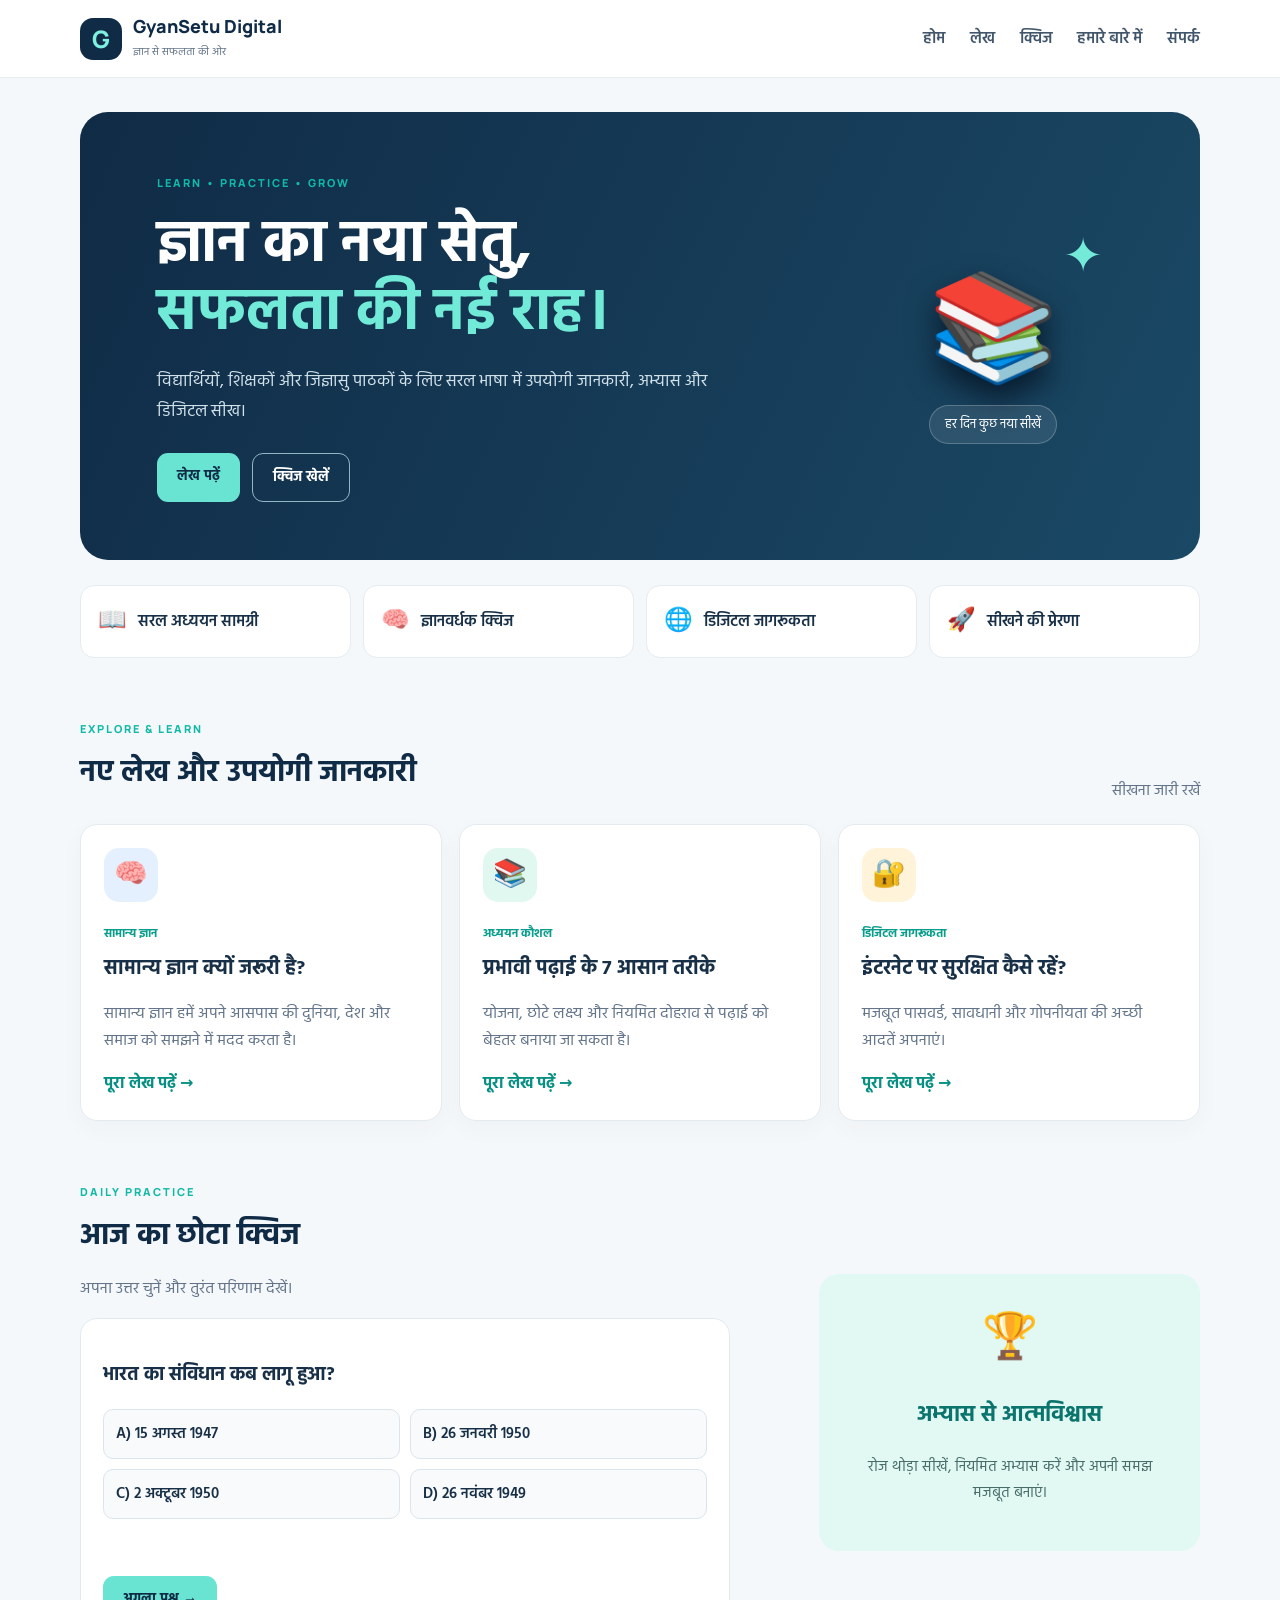
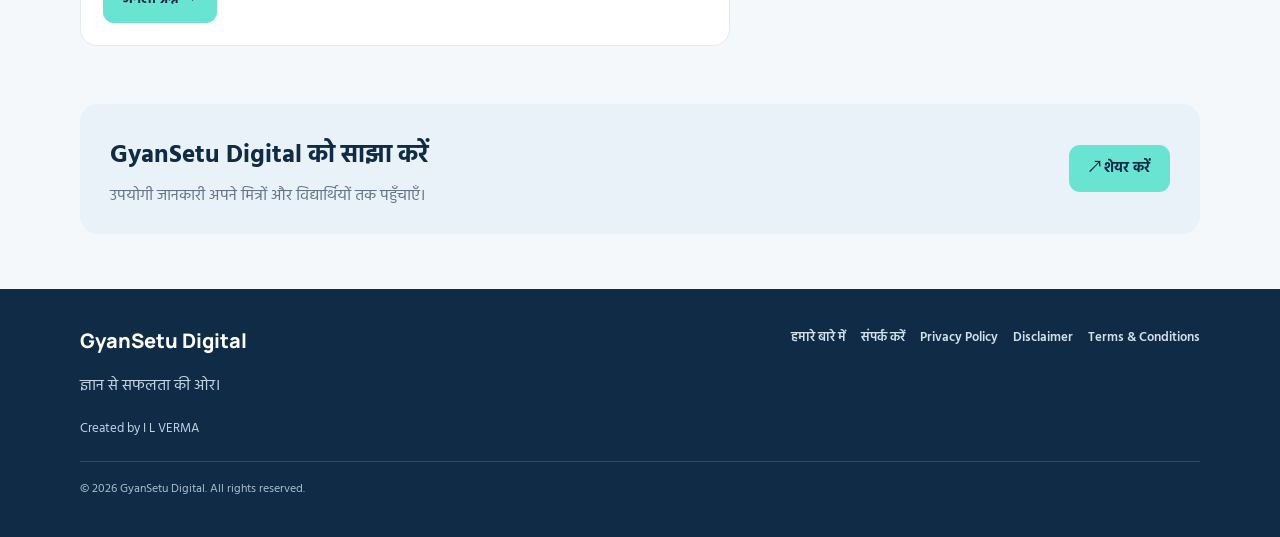
<file: index.html>
<!doctype html>
<html lang="hi"><head>
<meta charset="utf-8"><meta name="viewport" content="width=device-width,initial-scale=1">
<title>GyanSetu Digital | ज्ञान से सफलता की ओर</title>
<meta name="description" content="GyanSetu Digital पर पाएं उपयोगी शैक्षिक लेख, सामान्य ज्ञान, अभ्यास क्विज, डिजिटल जानकारी और विद्यार्थियों के लिए सरल अध्ययन सामग्री।">
<meta name="keywords" content="GyanSetu Digital, Hindi GK, education, quiz, study material, digital learning">
<meta property="og:title" content="GyanSetu Digital"><meta property="og:description" content="ज्ञान से सफलता की ओर — सीखें, अभ्यास करें और आगे बढ़ें।"><meta property="og:type" content="website">
<meta name="theme-color" content="#102b46"><link rel="canonical" href="./">
<link rel="stylesheet" href="style.css">
<script type="application/ld+json">{"@context":"https://schema.org","@type":"EducationalOrganization","name":"GyanSetu Digital","description":"Hindi and English educational resources, quizzes and digital learning content","url":"./"}</script>
</head><body>
<header><a class="brand" href="index.html"><span class="brand-mark">G</span><span><b>GyanSetu Digital</b><small>ज्ञान से सफलता की ओर</small></span></a><button class="menu" id="menu">☰</button><nav id="nav"><a href="#home">होम</a><a href="#articles">लेख</a><a href="#quiz">क्विज</a><a href="about.html">हमारे बारे में</a><a href="contact.html">संपर्क</a></nav></header>
<main id="home">
<section class="hero"><div class="hero-copy"><span class="eyebrow">LEARN • PRACTICE • GROW</span><h1>ज्ञान का नया सेतु,<br><em>सफलता की नई राह।</em></h1><p>विद्यार्थियों, शिक्षकों और जिज्ञासु पाठकों के लिए सरल भाषा में उपयोगी जानकारी, अभ्यास और डिजिटल सीख।</p><div class="actions"><a class="btn primary" href="#articles">लेख पढ़ें</a><a class="btn ghost" href="#quiz">क्विज खेलें</a></div></div><div class="hero-art"><div class="orbit">✦</div><div class="book">📚</div><div class="art-note">हर दिन कुछ नया सीखें</div></div></section>
<section class="quick"><div><b>📖</b><span>सरल अध्ययन सामग्री</span></div><div><b>🧠</b><span>ज्ञानवर्धक क्विज</span></div><div><b>🌐</b><span>डिजिटल जागरूकता</span></div><div><b>🚀</b><span>सीखने की प्रेरणा</span></div></section>
<section class="section" id="articles"><div class="section-title"><div><span class="eyebrow">EXPLORE & LEARN</span><h2>नए लेख और उपयोगी जानकारी</h2></div><span class="muted">सीखना जारी रखें</span></div><div class="cards">
<article class="card"><div class="card-icon blue">🧠</div><span class="category">सामान्य ज्ञान</span><h3>सामान्य ज्ञान क्यों जरूरी है?</h3><p>सामान्य ज्ञान हमें अपने आसपास की दुनिया, देश और समाज को समझने में मदद करता है।</p><a href="articles/general-knowledge.html">पूरा लेख पढ़ें →</a></article>
<article class="card"><div class="card-icon green">📚</div><span class="category">अध्ययन कौशल</span><h3>प्रभावी पढ़ाई के 7 आसान तरीके</h3><p>योजना, छोटे लक्ष्य और नियमित दोहराव से पढ़ाई को बेहतर बनाया जा सकता है।</p><a href="articles/study-tips.html">पूरा लेख पढ़ें →</a></article>
<article class="card"><div class="card-icon gold">🔐</div><span class="category">डिजिटल जागरूकता</span><h3>इंटरनेट पर सुरक्षित कैसे रहें?</h3><p>मजबूत पासवर्ड, सावधानी और गोपनीयता की अच्छी आदतें अपनाएं।</p><a href="articles/digital-safety.html">पूरा लेख पढ़ें →</a></article>
</div></section>
<section class="section quiz-section" id="quiz"><div><span class="eyebrow">DAILY PRACTICE</span><h2>आज का छोटा क्विज</h2><p class="muted">अपना उत्तर चुनें और तुरंत परिणाम देखें।</p><div class="quizbox"><h3 id="question">भारत का संविधान कब लागू हुआ?</h3><div id="options" class="options"></div><p id="feedback" aria-live="polite"></p><button id="next" class="btn primary" disabled>अगला प्रश्न →</button></div></div><div class="quiz-side">🏆<h3>अभ्यास से आत्मविश्वास</h3><p>रोज थोड़ा सीखें, नियमित अभ्यास करें और अपनी समझ मजबूत बनाएं।</p></div></section>
<section class="share-strip"><div><h2>GyanSetu Digital को साझा करें</h2><p>उपयोगी जानकारी अपने मित्रों और विद्यार्थियों तक पहुँचाएँ।</p></div><button class="btn primary" id="share">↗ शेयर करें</button></section>
</main>
<footer><div class="footer-brand"><b>GyanSetu Digital</b><p>ज्ञान से सफलता की ओर।</p><small>Created by I L VERMA</small></div><div class="footer-links"><a href="about.html">हमारे बारे में</a><a href="contact.html">संपर्क करें</a><a href="privacy.html">Privacy Policy</a><a href="disclaimer.html">Disclaimer</a><a href="terms.html">Terms & Conditions</a></div><small class="copyright">© <span id="year"></span> GyanSetu Digital. All rights reserved.</small></footer>
<script src="app.js"></script></body></html>
</file>
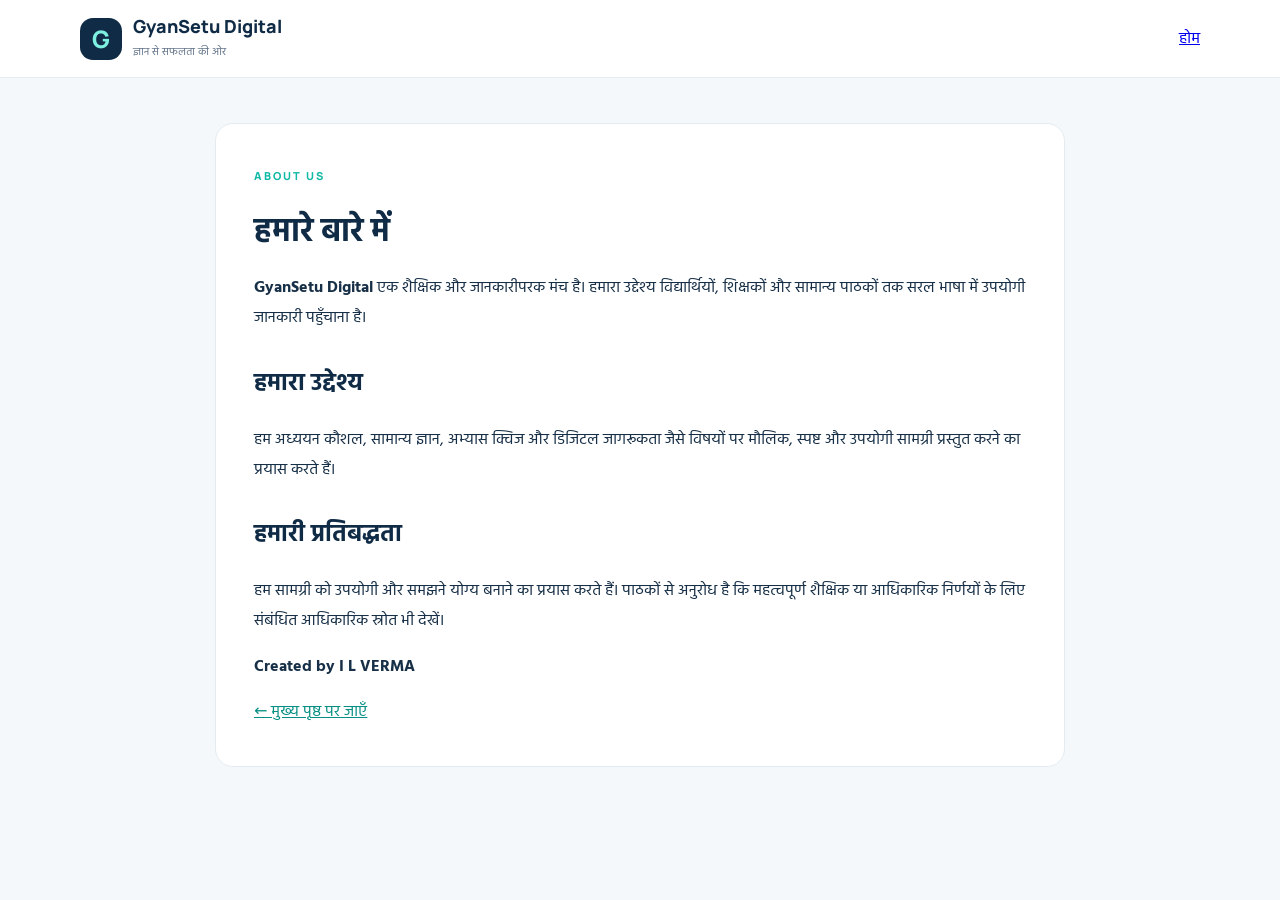
<file: about.html>
<!doctype html><html lang="hi"><head><meta charset="utf-8"><meta name="viewport" content="width=device-width,initial-scale=1"><title>हमारे बारे में | GyanSetu Digital</title><meta name="description" content="GyanSetu Digital के उद्देश्य और परिचय।"><link rel="stylesheet" href="style.css"></head><body><header><a class="brand" href="index.html"><span class="brand-mark">G</span><span><b>GyanSetu Digital</b><small>ज्ञान से सफलता की ओर</small></span></a><a href="index.html">होम</a></header><main class="page"><span class="eyebrow">ABOUT US</span><h1>हमारे बारे में</h1><p><b>GyanSetu Digital</b> एक शैक्षिक और जानकारीपरक मंच है। हमारा उद्देश्य विद्यार्थियों, शिक्षकों और सामान्य पाठकों तक सरल भाषा में उपयोगी जानकारी पहुँचाना है।</p><h2>हमारा उद्देश्य</h2><p>हम अध्ययन कौशल, सामान्य ज्ञान, अभ्यास क्विज और डिजिटल जागरूकता जैसे विषयों पर मौलिक, स्पष्ट और उपयोगी सामग्री प्रस्तुत करने का प्रयास करते हैं।</p><h2>हमारी प्रतिबद्धता</h2><p>हम सामग्री को उपयोगी और समझने योग्य बनाने का प्रयास करते हैं। पाठकों से अनुरोध है कि महत्वपूर्ण शैक्षिक या आधिकारिक निर्णयों के लिए संबंधित आधिकारिक स्रोत भी देखें।</p><p><b>Created by I L VERMA</b></p><a href="index.html">← मुख्य पृष्ठ पर जाएँ</a></main></body></html>
</file>
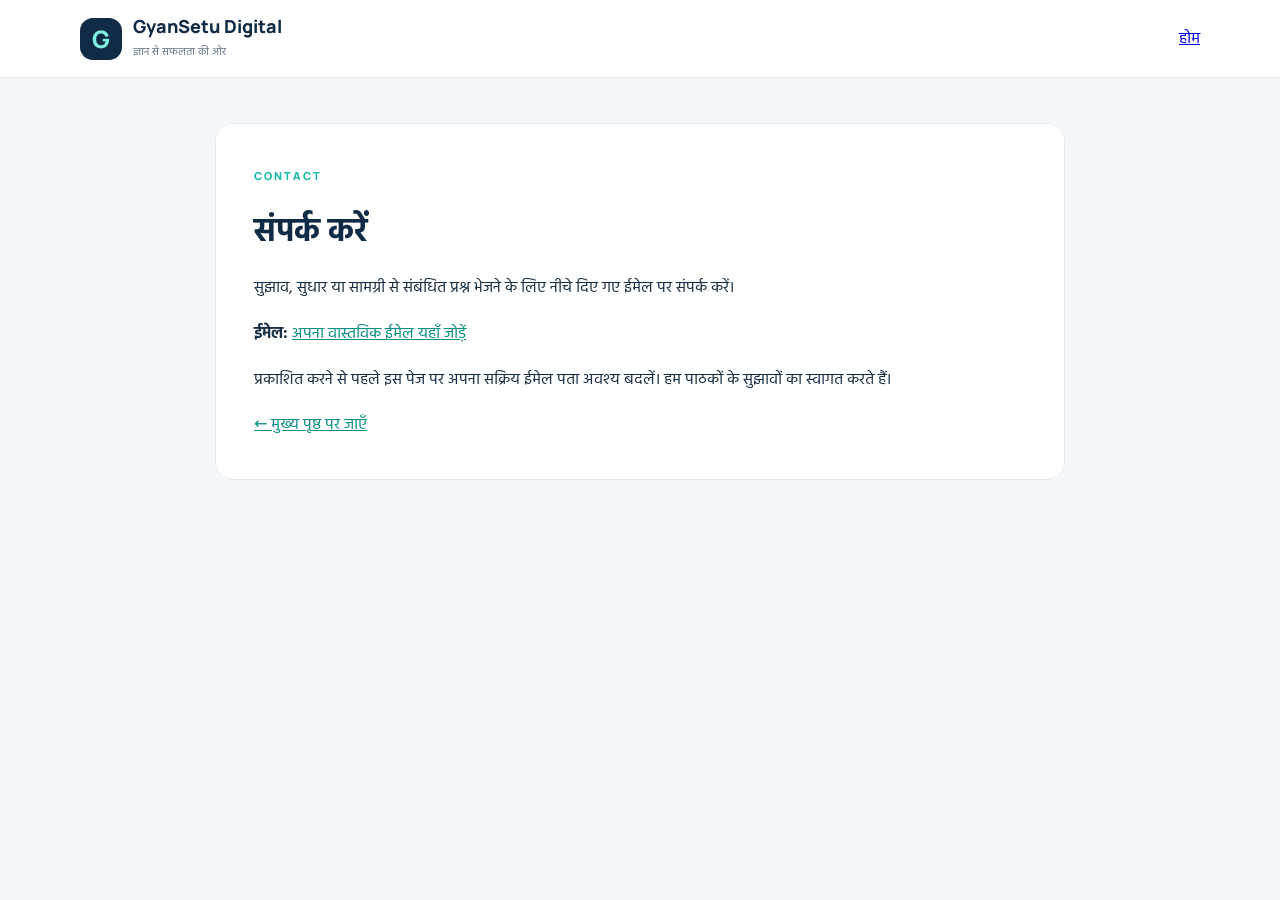
<file: contact.html>
<!doctype html><html lang="hi"><head><meta charset="utf-8"><meta name="viewport" content="width=device-width,initial-scale=1"><title>संपर्क करें | GyanSetu Digital</title><meta name="description" content="GyanSetu Digital से संपर्क करने की जानकारी।"><link rel="stylesheet" href="style.css"></head><body><header><a class="brand" href="index.html"><span class="brand-mark">G</span><span><b>GyanSetu Digital</b><small>ज्ञान से सफलता की ओर</small></span></a><a href="index.html">होम</a></header><main class="page"><span class="eyebrow">CONTACT</span><h1>संपर्क करें</h1><p>सुझाव, सुधार या सामग्री से संबंधित प्रश्न भेजने के लिए नीचे दिए गए ईमेल पर संपर्क करें।</p><p><b>ईमेल:</b> <a href="mailto:gyansetudigital@example.com">अपना वास्तविक ईमेल यहाँ जोड़ें</a></p><p>प्रकाशित करने से पहले इस पेज पर अपना सक्रिय ईमेल पता अवश्य बदलें। हम पाठकों के सुझावों का स्वागत करते हैं।</p><a href="index.html">← मुख्य पृष्ठ पर जाएँ</a></main></body></html>
</file>
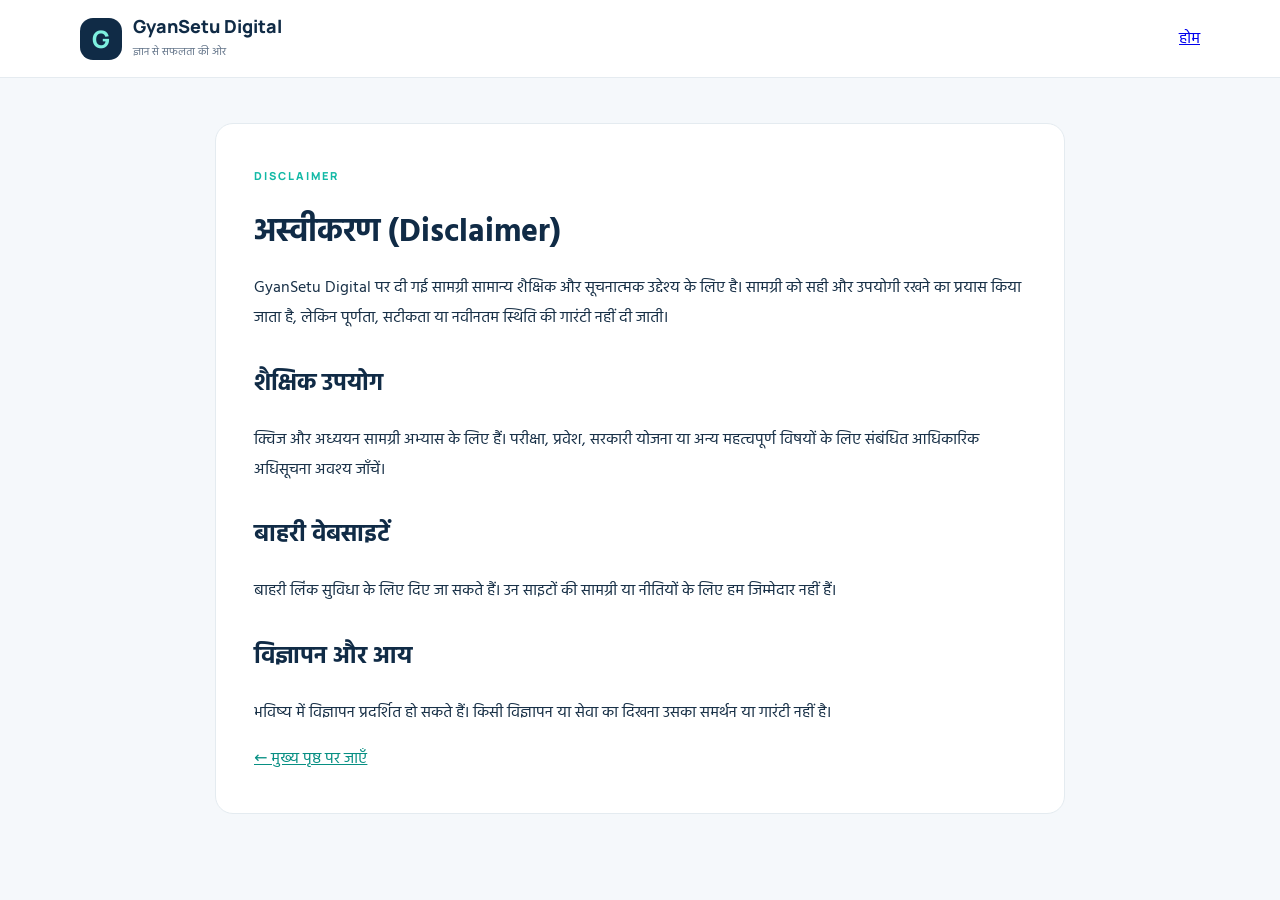
<file: disclaimer.html>
<!doctype html><html lang="hi"><head><meta charset="utf-8"><meta name="viewport" content="width=device-width,initial-scale=1"><title>Disclaimer | GyanSetu Digital</title><meta name="description" content="GyanSetu Digital अस्वीकरण।"><link rel="stylesheet" href="style.css"></head><body><header><a class="brand" href="index.html"><span class="brand-mark">G</span><span><b>GyanSetu Digital</b><small>ज्ञान से सफलता की ओर</small></span></a><a href="index.html">होम</a></header><main class="page"><span class="eyebrow">DISCLAIMER</span><h1>अस्वीकरण (Disclaimer)</h1><p>GyanSetu Digital पर दी गई सामग्री सामान्य शैक्षिक और सूचनात्मक उद्देश्य के लिए है। सामग्री को सही और उपयोगी रखने का प्रयास किया जाता है, लेकिन पूर्णता, सटीकता या नवीनतम स्थिति की गारंटी नहीं दी जाती।</p><h2>शैक्षिक उपयोग</h2><p>क्विज और अध्ययन सामग्री अभ्यास के लिए हैं। परीक्षा, प्रवेश, सरकारी योजना या अन्य महत्वपूर्ण विषयों के लिए संबंधित आधिकारिक अधिसूचना अवश्य जाँचें।</p><h2>बाहरी वेबसाइटें</h2><p>बाहरी लिंक सुविधा के लिए दिए जा सकते हैं। उन साइटों की सामग्री या नीतियों के लिए हम जिम्मेदार नहीं हैं।</p><h2>विज्ञापन और आय</h2><p>भविष्य में विज्ञापन प्रदर्शित हो सकते हैं। किसी विज्ञापन या सेवा का दिखना उसका समर्थन या गारंटी नहीं है।</p><a href="index.html">← मुख्य पृष्ठ पर जाएँ</a></main></body></html>
</file>
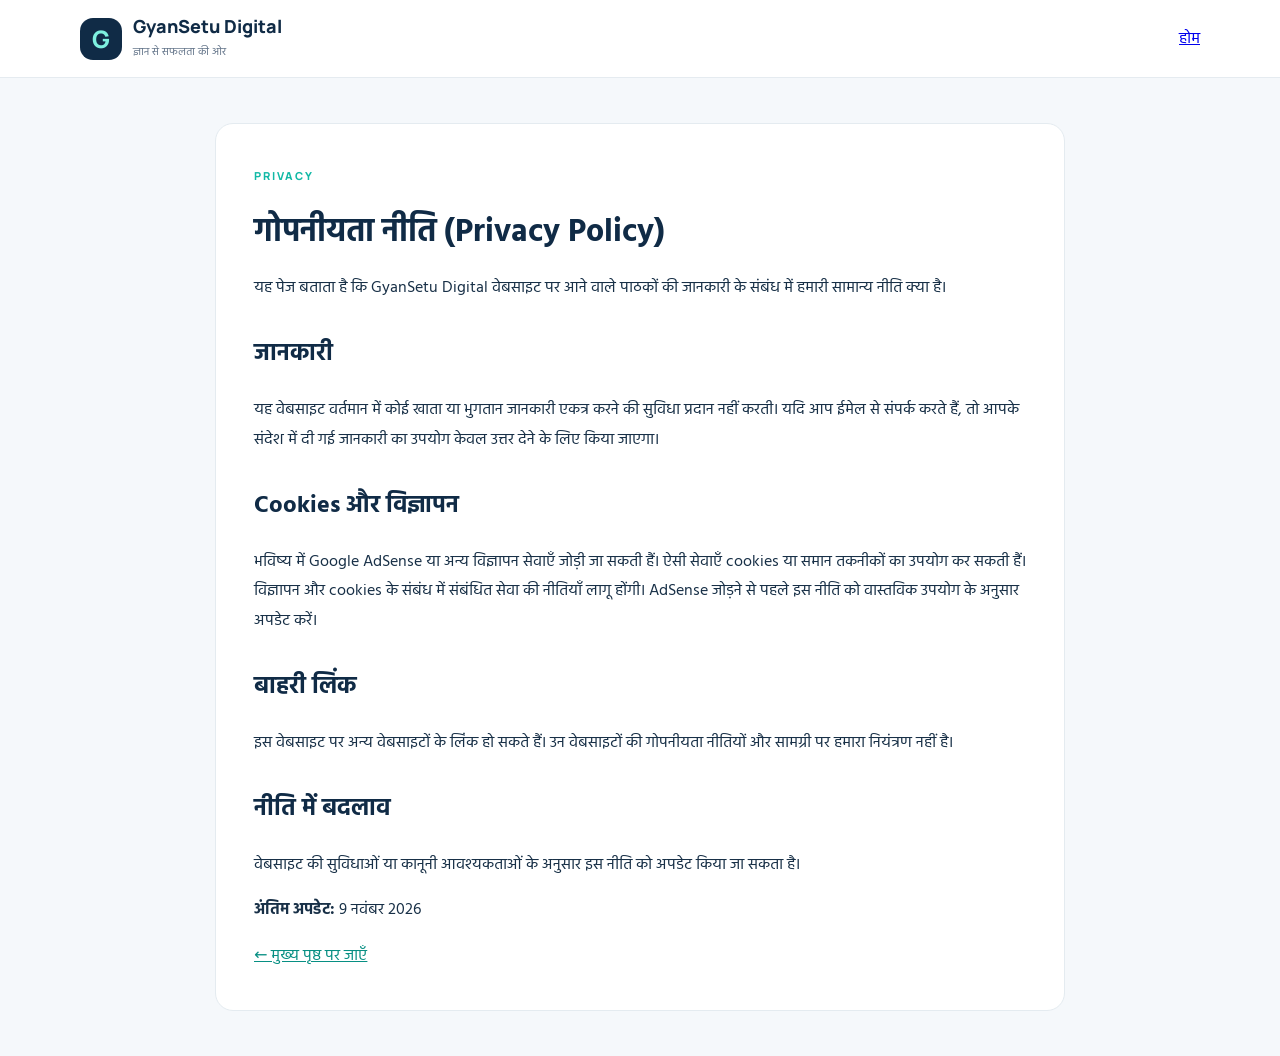
<file: privacy.html>
<!doctype html><html lang="hi"><head><meta charset="utf-8"><meta name="viewport" content="width=device-width,initial-scale=1"><title>Privacy Policy | GyanSetu Digital</title><meta name="description" content="GyanSetu Digital की गोपनीयता नीति।"><link rel="stylesheet" href="style.css"></head><body><header><a class="brand" href="index.html"><span class="brand-mark">G</span><span><b>GyanSetu Digital</b><small>ज्ञान से सफलता की ओर</small></span></a><a href="index.html">होम</a></header><main class="page"><span class="eyebrow">PRIVACY</span><h1>गोपनीयता नीति (Privacy Policy)</h1><p>यह पेज बताता है कि GyanSetu Digital वेबसाइट पर आने वाले पाठकों की जानकारी के संबंध में हमारी सामान्य नीति क्या है।</p><h2>जानकारी</h2><p>यह वेबसाइट वर्तमान में कोई खाता या भुगतान जानकारी एकत्र करने की सुविधा प्रदान नहीं करती। यदि आप ईमेल से संपर्क करते हैं, तो आपके संदेश में दी गई जानकारी का उपयोग केवल उत्तर देने के लिए किया जाएगा।</p><h2>Cookies और विज्ञापन</h2><p>भविष्य में Google AdSense या अन्य विज्ञापन सेवाएँ जोड़ी जा सकती हैं। ऐसी सेवाएँ cookies या समान तकनीकों का उपयोग कर सकती हैं। विज्ञापन और cookies के संबंध में संबंधित सेवा की नीतियाँ लागू होंगी। AdSense जोड़ने से पहले इस नीति को वास्तविक उपयोग के अनुसार अपडेट करें।</p><h2>बाहरी लिंक</h2><p>इस वेबसाइट पर अन्य वेबसाइटों के लिंक हो सकते हैं। उन वेबसाइटों की गोपनीयता नीतियों और सामग्री पर हमारा नियंत्रण नहीं है।</p><h2>नीति में बदलाव</h2><p>वेबसाइट की सुविधाओं या कानूनी आवश्यकताओं के अनुसार इस नीति को अपडेट किया जा सकता है।</p><p><b>अंतिम अपडेट:</b> 9 नवंबर 2026</p><a href="index.html">← मुख्य पृष्ठ पर जाएँ</a></main></body></html>
</file>
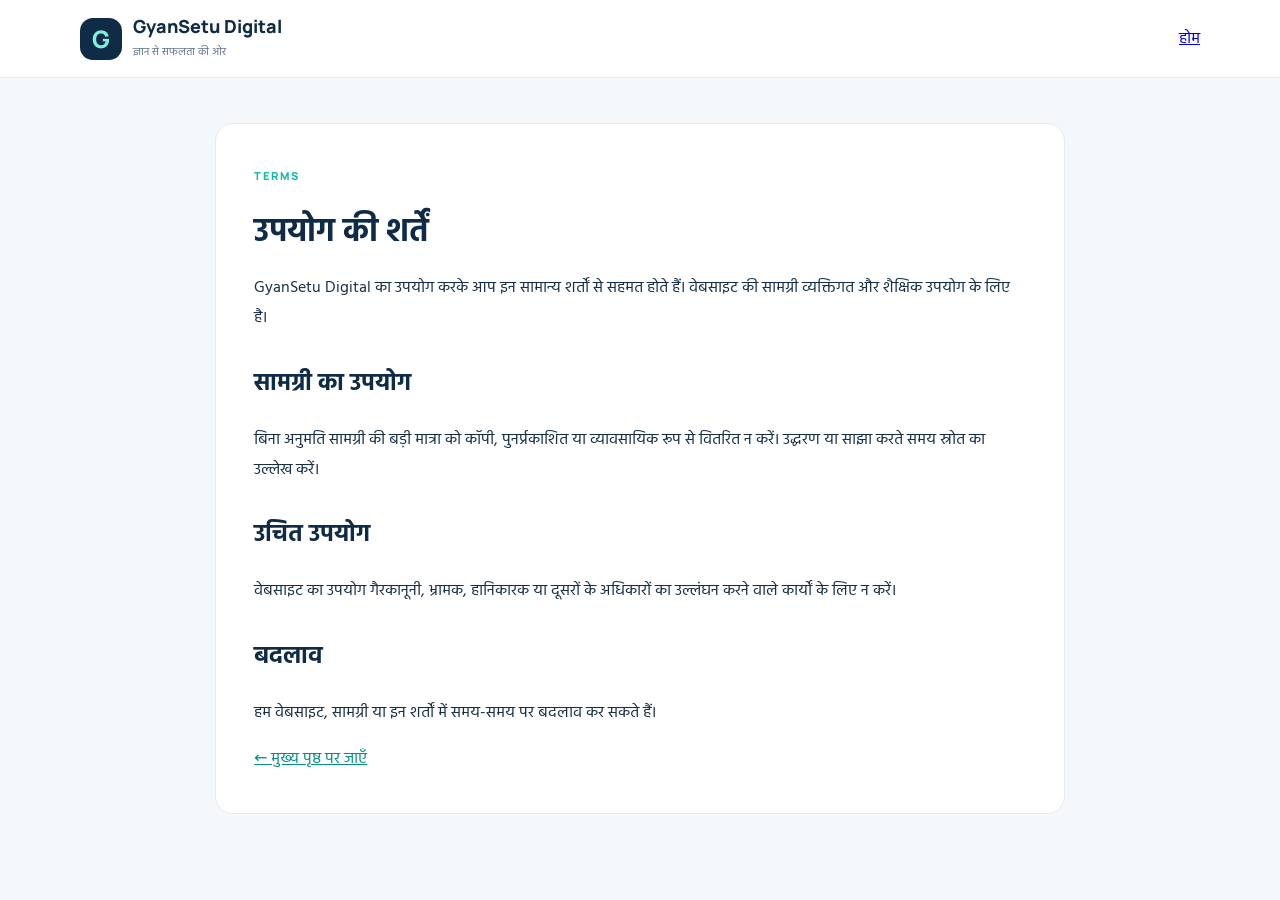
<file: terms.html>
<!doctype html><html lang="hi"><head><meta charset="utf-8"><meta name="viewport" content="width=device-width,initial-scale=1"><title>Terms & Conditions | GyanSetu Digital</title><meta name="description" content="GyanSetu Digital उपयोग की शर्तें।"><link rel="stylesheet" href="style.css"></head><body><header><a class="brand" href="index.html"><span class="brand-mark">G</span><span><b>GyanSetu Digital</b><small>ज्ञान से सफलता की ओर</small></span></a><a href="index.html">होम</a></header><main class="page"><span class="eyebrow">TERMS</span><h1>उपयोग की शर्तें</h1><p>GyanSetu Digital का उपयोग करके आप इन सामान्य शर्तों से सहमत होते हैं। वेबसाइट की सामग्री व्यक्तिगत और शैक्षिक उपयोग के लिए है।</p><h2>सामग्री का उपयोग</h2><p>बिना अनुमति सामग्री की बड़ी मात्रा को कॉपी, पुनर्प्रकाशित या व्यावसायिक रूप से वितरित न करें। उद्धरण या साझा करते समय स्रोत का उल्लेख करें।</p><h2>उचित उपयोग</h2><p>वेबसाइट का उपयोग गैरकानूनी, भ्रामक, हानिकारक या दूसरों के अधिकारों का उल्लंघन करने वाले कार्यों के लिए न करें।</p><h2>बदलाव</h2><p>हम वेबसाइट, सामग्री या इन शर्तों में समय-समय पर बदलाव कर सकते हैं।</p><a href="index.html">← मुख्य पृष्ठ पर जाएँ</a></main></body></html>
</file>
<file: style.css>
@import url('https://fonts.googleapis.com/css2?family=Hind:wght@400;500;600;700&family=Manrope:wght@400;600;700;800&display=swap');
:root{--navy:#102b46;--teal:#13b8a6;--ink:#183047;--muted:#64758a;--paper:#f5f8fb}*{box-sizing:border-box}body{margin:0;background:var(--paper);color:var(--ink);font-family:Hind,system-ui,sans-serif}header{height:78px;padding:0 max(5%,calc((100% - 1120px)/2));display:flex;align-items:center;justify-content:space-between;background:white;border-bottom:1px solid #e5ebf0;position:sticky;top:0;z-index:5}.brand{display:flex;align-items:center;gap:11px;text-decoration:none;color:var(--navy)}.brand-mark{display:grid;place-items:center;width:42px;height:42px;background:var(--navy);color:#7ef0df;border-radius:13px;font:800 24px Manrope}.brand b{font:800 18px Manrope;display:block}.brand small{color:var(--muted);font-size:11px}nav{display:flex;gap:25px}nav a,.footer-links a{color:#42566b;text-decoration:none;font-weight:600}nav a:hover,.footer-links a:hover{color:#0aa994}.menu{display:none;background:none;border:0;font-size:24px}.hero{max-width:1120px;margin:34px auto 25px;padding:58px 6%;border-radius:28px;background:linear-gradient(115deg,#102b46,#1a4965);color:white;display:flex;align-items:center;justify-content:space-between;overflow:hidden;min-height:370px}.hero-copy{max-width:650px}.eyebrow{font:800 11px Manrope;letter-spacing:2px;color:#12b9a6}.hero h1{font-size:clamp(35px,5vw,58px);line-height:1.18;margin:17px 0}.hero h1 em{font-style:normal;color:#71ead8}.hero p{font-size:17px;line-height:1.8;color:#d0e0e9;max-width:600px}.actions{display:flex;gap:12px;margin-top:25px}.btn{display:inline-block;border:0;border-radius:11px;padding:12px 20px;text-decoration:none;font:700 14px Hind;cursor:pointer}.primary{background:#69e4d2;color:#102b46}.ghost{border:1px solid #91b6c5;color:white}.hero-art{width:260px;height:240px;position:relative;display:grid;place-items:center;flex-shrink:0}.book{font-size:105px;filter:drop-shadow(0 15px 15px #071a2c)}.orbit{position:absolute;right:20px;top:5px;color:#74ead9;font-size:48px}.art-note{position:absolute;bottom:12px;background:#ffffff18;border:1px solid #ffffff38;padding:8px 15px;border-radius:30px;font-size:13px}.quick{max-width:1120px;margin:20px auto;display:grid;grid-template-columns:repeat(4,1fr);gap:12px}.quick div{background:white;padding:17px;border:1px solid #e5ebf0;border-radius:14px;display:flex;gap:11px;align-items:center;font-weight:600}.quick b{font-size:23px}.section{max-width:1120px;margin:58px auto}.section-title{display:flex;align-items:end;justify-content:space-between;margin-bottom:20px}.section h2,.share-strip h2{font-size:30px;margin:7px 0;color:var(--navy)}.muted{color:var(--muted)}.cards{display:grid;grid-template-columns:repeat(3,1fr);gap:17px}.card{background:white;border:1px solid #e4ebf0;border-radius:17px;padding:23px;box-shadow:0 8px 25px #15334b08}.card-icon{width:54px;height:54px;border-radius:15px;display:grid;place-items:center;font-size:27px;margin-bottom:18px}.blue{background:#e5f0ff}.green{background:#e1f8f1}.gold{background:#fff3d9}.category{font-size:12px;color:#0b9d8c;font-weight:700}.card h3{font-size:20px;margin:7px 0}.card p{color:var(--muted);line-height:1.7}.card a{color:#078f83;text-decoration:none;font-weight:700}.quiz-section{display:grid;grid-template-columns:1.5fr .8fr;gap:25px;align-items:center}.quizbox{background:white;padding:22px;border:1px solid #e2eaf0;border-radius:17px;max-width:650px}.options{display:grid;grid-template-columns:1fr 1fr;gap:10px}.options button{padding:12px;text-align:left;border:1px solid #dce5ec;background:#f8fafc;border-radius:10px;cursor:pointer;color:var(--ink);font:600 15px Hind}.options button:disabled{cursor:default}.options button.correct{background:#dff8ed;border-color:#17a879}.options button.wrong{background:#ffebeb;border-color:#df6868}#feedback{min-height:25px;font-weight:700}.quiz-side{background:#e1f8f3;border-radius:20px;padding:30px;text-align:center;font-size:45px;color:#0b756d}.quiz-side h3{font-size:22px}.quiz-side p{font-size:15px;color:#496d6a;line-height:1.7}.share-strip{max-width:1120px;margin:55px auto;padding:25px 30px;background:#e9f2f8;border-radius:18px;display:flex;align-items:center;justify-content:space-between}.share-strip h2{font-size:25px}.share-strip p{margin:0;color:var(--muted)}footer{background:#102b46;color:white;padding:38px max(5%,calc((100% - 1120px)/2));display:grid;grid-template-columns:1fr 1.5fr;gap:20px}.footer-brand b{font:800 20px Manrope}.footer-brand p,.footer-brand small{color:#c2d3df}.footer-links{display:flex;gap:15px;flex-wrap:wrap;justify-content:flex-end}.footer-links a{color:#d2e1e9;font-size:13px}.copyright{grid-column:1/-1;color:#a9bfce;border-top:1px solid #ffffff24;padding-top:17px;font-size:12px}.page{max-width:850px;margin:45px auto;background:white;padding:38px;border:1px solid #e4ebf0;border-radius:18px;line-height:1.85}.page h1{color:var(--navy);line-height:1.25}.page h2{margin-top:28px;color:var(--navy)}.page a{color:#078f83}.page footer{margin:30px -38px -38px;display:block}
@media(max-width:760px){header{padding:0 18px}.menu{display:block}nav{display:none;position:absolute;top:77px;left:0;right:0;background:white;padding:18px;flex-direction:column;gap:15px;border-bottom:1px solid #ddd}nav.open{display:flex}.hero{margin:15px 12px;padding:35px 24px;min-height:0}.hero-art{display:none}.quick{margin:15px 12px;grid-template-columns:1fr 1fr}.quick div{font-size:13px;padding:12px}.section{margin:42px 15px}.cards{grid-template-columns:1fr}.section-title{display:block}.quiz-section{grid-template-columns:1fr}.options{grid-template-columns:1fr}.share-strip{margin:35px 12px;display:block}.share-strip button{margin-top:15px}footer{padding:30px 20px;grid-template-columns:1fr}.footer-links{justify-content:flex-start}.page{margin:20px 12px;padding:24px}.page footer{margin:25px -24px -24px}}
</file>
